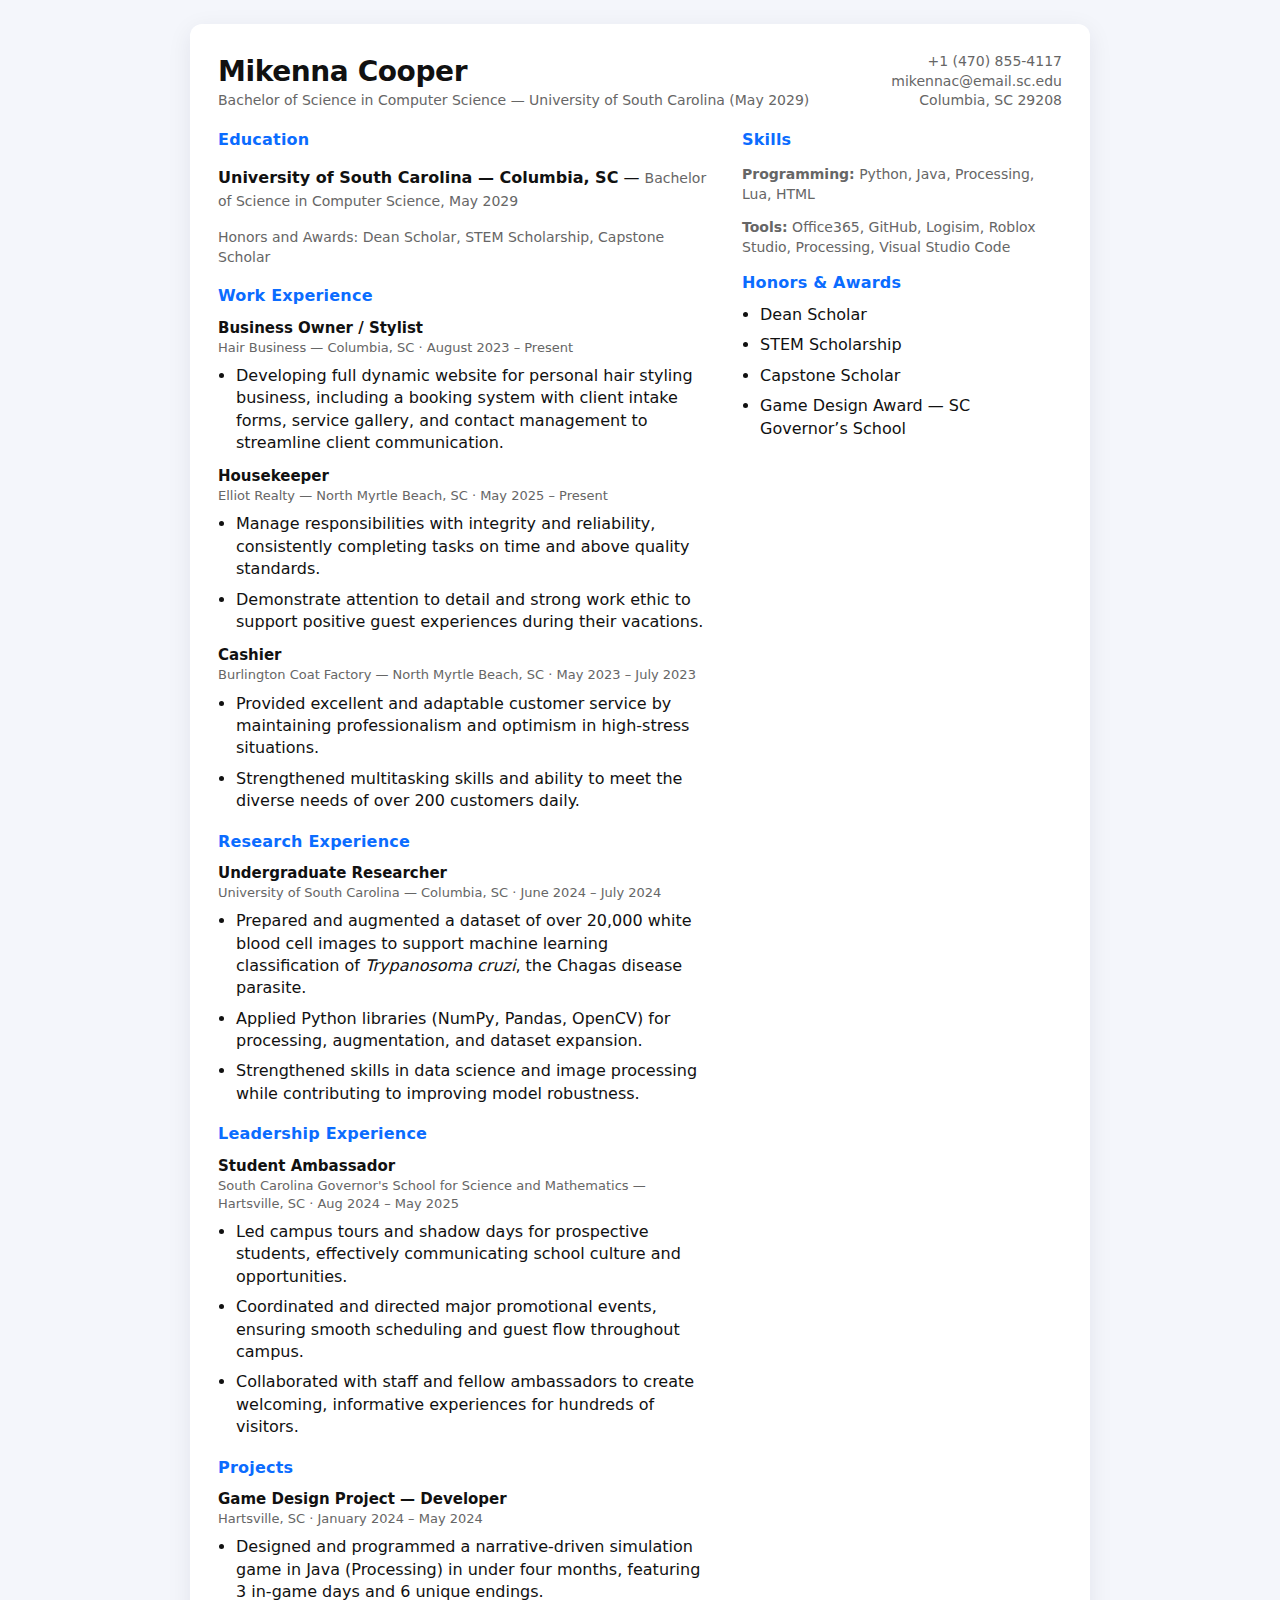
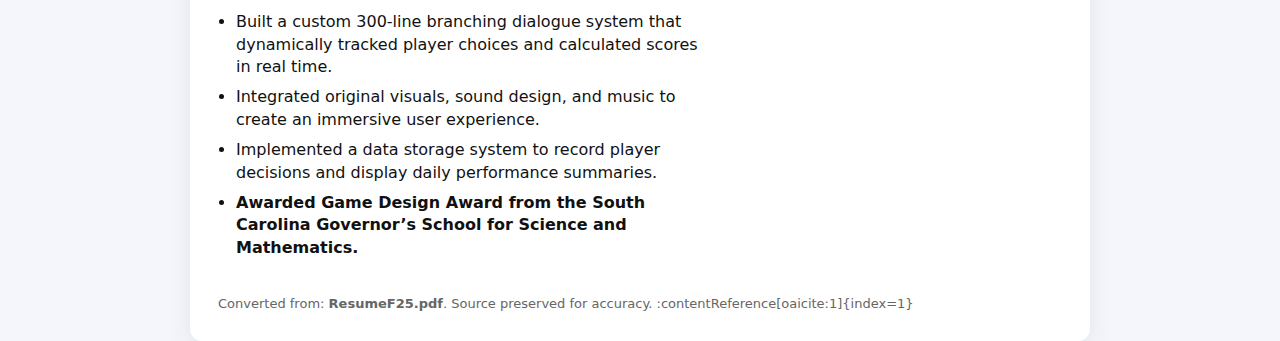
<file: resume.html>
<!doctype html>
<html lang="en">
<head>
  <meta charset="utf-8" />
  <meta name="viewport" content="width=device-width,initial-scale=1" />
  <title>Mikenna Cooper — Resume</title>
  <style>
    /* Simple responsive styling */
    :root{
      --accent:#0b6cff;
      --muted:#666;
      --paper:#fff;
      --bg:#f4f6fb;
      --max-width:900px;
      font-family: Inter, system-ui, -apple-system, "Segoe UI", Roboto, "Helvetica Neue", Arial;
    }
    html,body{height:100%}
    body{
      margin:0;
      background:var(--bg);
      color:#111;
      line-height:1.4;
      -webkit-font-smoothing:antialiased;
      -moz-osx-font-smoothing:grayscale;
      padding:24px;
      display:flex;
      justify-content:center;
      align-items:flex-start;
      gap:16px;
      font-size:16px;
    }
    .resume {
      width:100%;
      max-width:var(--max-width);
      background:var(--paper);
      border-radius:12px;
      box-shadow:0 6px 24px rgba(20,30,60,0.08);
      padding:28px;
      box-sizing:border-box;
    }

    header{
      display:flex;
      align-items:center;
      justify-content:space-between;
      gap:16px;
      margin-bottom:18px;
      flex-wrap:wrap;
    }

    .name {
      font-size:28px;
      font-weight:700;
      letter-spacing:-0.4px;
    }
    .contact {
      text-align:right;
      color:var(--muted);
      font-size:14px;
    }
    .contact a{color:inherit; text-decoration:none}

    .two-col{
      display:grid;
      grid-template-columns: 1fr 320px;
      gap:28px;
      align-items:start;
    }

    @media (max-width:880px){
      .two-col{grid-template-columns:1fr}
      .contact{text-align:left;margin-top:8px}
    }

    section{margin-bottom:18px}
    h2 {
      margin:0 0 10px 0;
      font-size:16px;
      color:var(--accent);
      letter-spacing:0.2px;
    }
    .muted { color:var(--muted); font-size:14px; }

    ul { margin:8px 0 0 18px; padding:0; }
    li { margin-bottom:8px; }

    .job {
      margin-bottom:12px;
    }
    .job h3{
      margin:0;
      font-size:15px;
      font-weight:600;
    }
    .job .meta{
      font-size:13px;
      color:var(--muted);
      margin-bottom:6px;
    }
    .skills-list{display:flex;flex-wrap:wrap;gap:8px}
    .skill-pill{
      background:#f0f6ff;
      color:#034fa6;
      padding:6px 10px;
      border-radius:999px;
      font-size:13px;
    }
    .award { font-weight:600; color:#111; }
  </style>
</head>
<body>
  <article class="resume" role="article" aria-labelledby="name">
    <header>
      <div>
        <div id="name" class="name">Mikenna Cooper</div>
        <div class="muted">Bachelor of Science in Computer Science — University of South Carolina (May 2029)</div>
      </div>
      <div class="contact" aria-label="Contact information">
        <div>+1 (470) 855-4117</div>
        <div><a href="mailto:mikennac@email.sc.edu">mikennac@email.sc.edu</a></div>
        <div>Columbia, SC 29208</div>
      </div>
    </header>

    <div class="two-col">
      <!-- Main column -->
      <main>
        <section aria-labelledby="education">
          <h2 id="education">Education</h2>
          <p><strong>University of South Carolina — Columbia, SC</strong> — <span class="muted">Bachelor of Science in Computer Science, May 2029</span></p>
          <p class="muted">Honors and Awards: Dean Scholar, STEM Scholarship, Capstone Scholar</p>
        </section>

        <section aria-labelledby="work">
          <h2 id="work">Work Experience</h2>

          <div class="job">
            <h3>Business Owner / Stylist</h3>
            <div class="meta">Hair Business — Columbia, SC · August 2023 – Present</div>
            <ul>
              <li>Developing full dynamic website for personal hair styling business, including a booking system with client intake forms, service gallery, and contact management to streamline client communication.</li>
            </ul>
          </div>

          <div class="job">
            <h3>Housekeeper</h3>
            <div class="meta">Elliot Realty — North Myrtle Beach, SC · May 2025 – Present</div>
            <ul>
              <li>Manage responsibilities with integrity and reliability, consistently completing tasks on time and above quality standards.</li>
              <li>Demonstrate attention to detail and strong work ethic to support positive guest experiences during their vacations.</li>
            </ul>
          </div>

          <div class="job">
            <h3>Cashier</h3>
            <div class="meta">Burlington Coat Factory — North Myrtle Beach, SC · May 2023 – July 2023</div>
            <ul>
              <li>Provided excellent and adaptable customer service by maintaining professionalism and optimism in high-stress situations.</li>
              <li>Strengthened multitasking skills and ability to meet the diverse needs of over 200 customers daily.</li>
            </ul>
          </div>
        </section>

        <section aria-labelledby="research">
          <h2 id="research">Research Experience</h2>
          <div class="job">
            <h3>Undergraduate Researcher</h3>
            <div class="meta">University of South Carolina — Columbia, SC · June 2024 – July 2024</div>
            <ul>
              <li>Prepared and augmented a dataset of over 20,000 white blood cell images to support machine learning classification of <em>Trypanosoma cruzi</em>, the Chagas disease parasite.</li>
              <li>Applied Python libraries (NumPy, Pandas, OpenCV) for processing, augmentation, and dataset expansion.</li>
              <li>Strengthened skills in data science and image processing while contributing to improving model robustness.</li>
            </ul>
          </div>
        </section>

        <section aria-labelledby="leadership">
          <h2 id="leadership">Leadership Experience</h2>
          <div class="job">
            <h3>Student Ambassador</h3>
            <div class="meta">South Carolina Governor's School for Science and Mathematics — Hartsville, SC · Aug 2024 – May 2025</div>
            <ul>
              <li>Led campus tours and shadow days for prospective students, effectively communicating school culture and opportunities.</li>
              <li>Coordinated and directed major promotional events, ensuring smooth scheduling and guest flow throughout campus.</li>
              <li>Collaborated with staff and fellow ambassadors to create welcoming, informative experiences for hundreds of visitors.</li>
            </ul>
          </div>
        </section>

        <section aria-labelledby="projects">
          <h2 id="projects">Projects</h2>
          <div class="job">
            <h3>Game Design Project — Developer</h3>
            <div class="meta">Hartsville, SC · January 2024 – May 2024</div>
            <ul>
              <li>Designed and programmed a narrative-driven simulation game in Java (Processing) in under four months, featuring 3 in-game days and 6 unique endings.</li>
              <li>Built a custom 300-line branching dialogue system that dynamically tracked player choices and calculated scores in real time.</li>
              <li>Integrated original visuals, sound design, and music to create an immersive user experience.</li>
              <li>Implemented a data storage system to record player decisions and display daily performance summaries.</li>
              <li class="award">Awarded Game Design Award from the South Carolina Governor’s School for Science and Mathematics.</li>
            </ul>
          </div>
        </section>
      </main>

      <!-- Sidebar -->
      <aside>
        <section aria-labelledby="skills">
          <h2 id="skills">Skills</h2>
          <p class="muted"><strong>Programming:</strong> Python, Java, Processing, Lua, HTML</p>
          <p class="muted"><strong>Tools:</strong> Office365, GitHub, Logisim, Roblox Studio, Processing, Visual Studio Code</p>

          <div style="margin-top:10px">
            <h2 style="margin-top:6px">Honors & Awards</h2>
            <ul>
              <li>Dean Scholar</li>
              <li>STEM Scholarship</li>
              <li>Capstone Scholar</li>
              <li>Game Design Award — SC Governor’s School</li>
            </ul>
          </div>
        </section>
      </aside>
    </div>

    <footer style="margin-top:18px;font-size:13px;color:var(--muted)">
      <div>Converted from: <strong>ResumeF25.pdf</strong>. Source preserved for accuracy. :contentReference[oaicite:1]{index=1}</div>
      <!-- this HTML content was created by ChatGPT -->
    </footer>
  </article>
</body>
</html>
</file>
